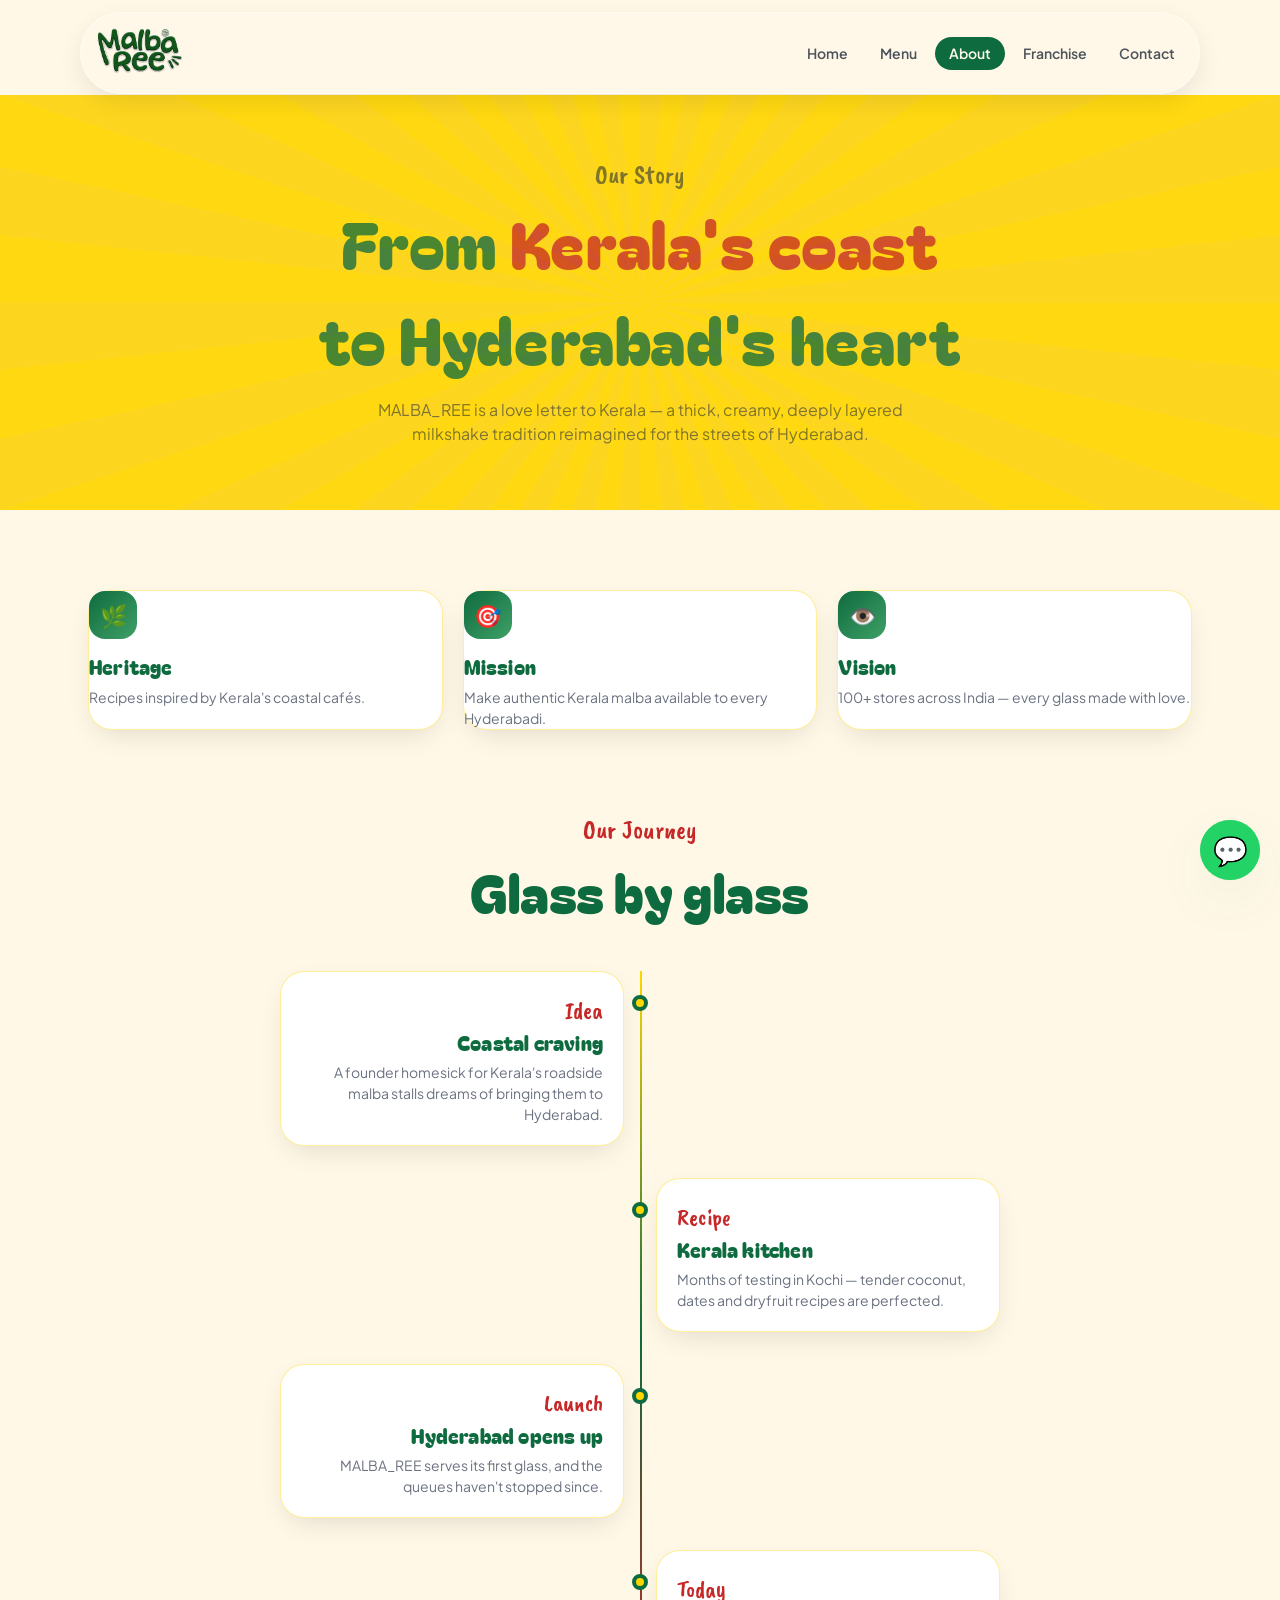
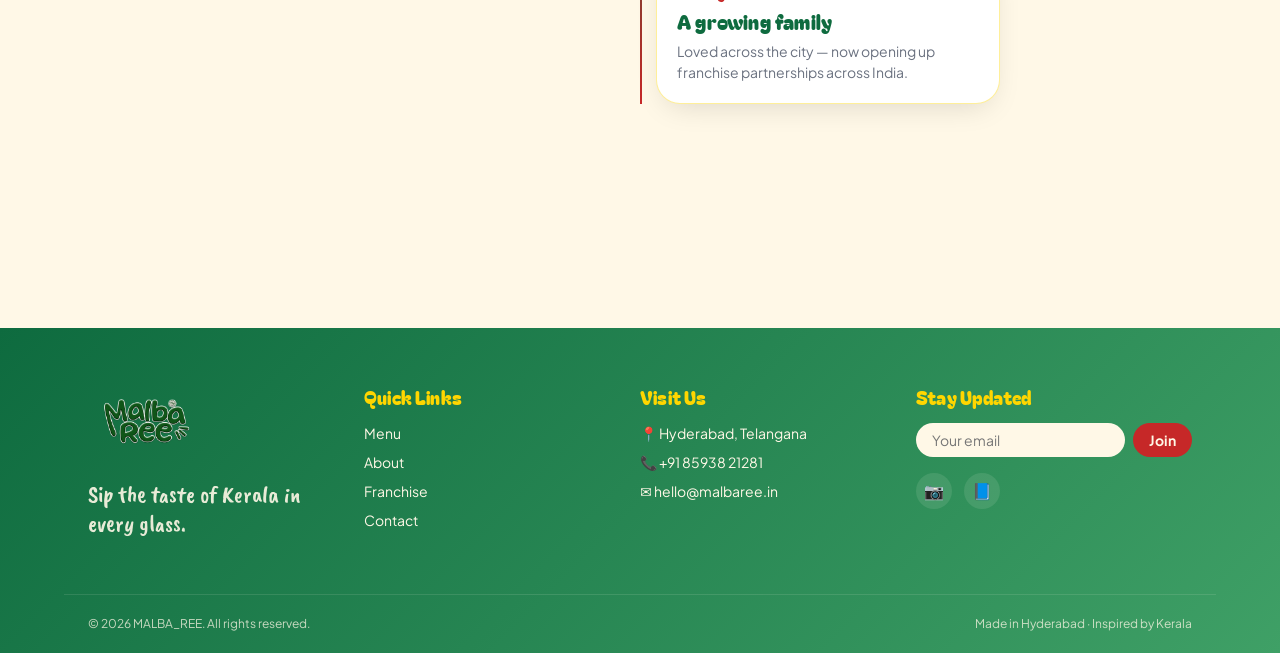
<file: about.html>
<!doctype html>
<html lang="en">
<head>
<meta charset="utf-8"/>
<meta name="viewport" content="width=device-width,initial-scale=1"/>
<title>About — MALBA_REE | Kerala Heritage, Hyderabad Roots</title>
<meta name="description" content="The story behind MALBA_REE — Kerala flavours, modern hospitality, and a mission to serve Hyderabad the most authentic malba experience."/>
<link rel="preconnect" href="https://fonts.googleapis.com">
<link rel="preconnect" href="https://fonts.gstatic.com" crossorigin>
<link rel="stylesheet" href="https://fonts.googleapis.com/css2?family=Bagel+Fat+One&family=Caveat+Brush&family=Plus+Jakarta+Sans:wght@400;500;600;700;800&display=swap">
<link rel="stylesheet" href="style.css">
</head>
<body>
<div id="siteHeader"></div>

<section class="hero-sub">
  <div class="hero-bg"></div>
  <div class="sunburst"></div>
  <div class="container-sm" style="position:relative">
    <p class="eyebrow">Our Story</p>
    <h1>From <span class="text-brand-red">Kerala's coast</span><br> to Hyderabad's heart</h1>
    <p>MALBA_REE is a love letter to Kerala — a thick, creamy, deeply layered milkshake tradition reimagined for the streets of Hyderabad.</p>
  </div>
</section>

<section class="section">
  <div class="container">
    <div class="grid grid-3">
      <div class="card reveal"><div class="card-icon">🌿</div><h3>Heritage</h3><p>Recipes inspired by Kerala's coastal cafés.</p></div>
      <div class="card reveal"><div class="card-icon">🎯</div><h3>Mission</h3><p>Make authentic Kerala malba available to every Hyderabadi.</p></div>
      <div class="card reveal"><div class="card-icon">👁️</div><h3>Vision</h3><p>100+ stores across India — every glass made with love.</p></div>
    </div>
  </div>
</section>

<section style="padding-bottom:96px">
  <div class="container-sm">
    <div class="text-center">
      <p class="eyebrow">Our Journey</p>
      <h2 class="section-title">Glass by glass</h2>
    </div>
    <div class="timeline">
      <div class="tl-item"><div class="tl-dot"></div><div class="tl-card reveal"><div class="year">Idea</div><h3>Coastal craving</h3><p>A founder homesick for Kerala's roadside malba stalls dreams of bringing them to Hyderabad.</p></div></div>
      <div class="tl-item"><div class="tl-dot"></div><div class="tl-card reveal"><div class="year">Recipe</div><h3>Kerala kitchen</h3><p>Months of testing in Kochi — tender coconut, dates and dryfruit recipes are perfected.</p></div></div>
      <div class="tl-item"><div class="tl-dot"></div><div class="tl-card reveal"><div class="year">Launch</div><h3>Hyderabad opens up</h3><p>MALBA_REE serves its first glass, and the queues haven't stopped since.</p></div></div>
      <div class="tl-item"><div class="tl-dot"></div><div class="tl-card reveal"><div class="year">Today</div><h3>A growing family</h3><p>Loved across the city — now opening up franchise partnerships across India.</p></div></div>
    </div>
  </div>
</section>

<div id="siteFooter"></div>
<script src="script.js"></script>
</body>
</html>
</file>
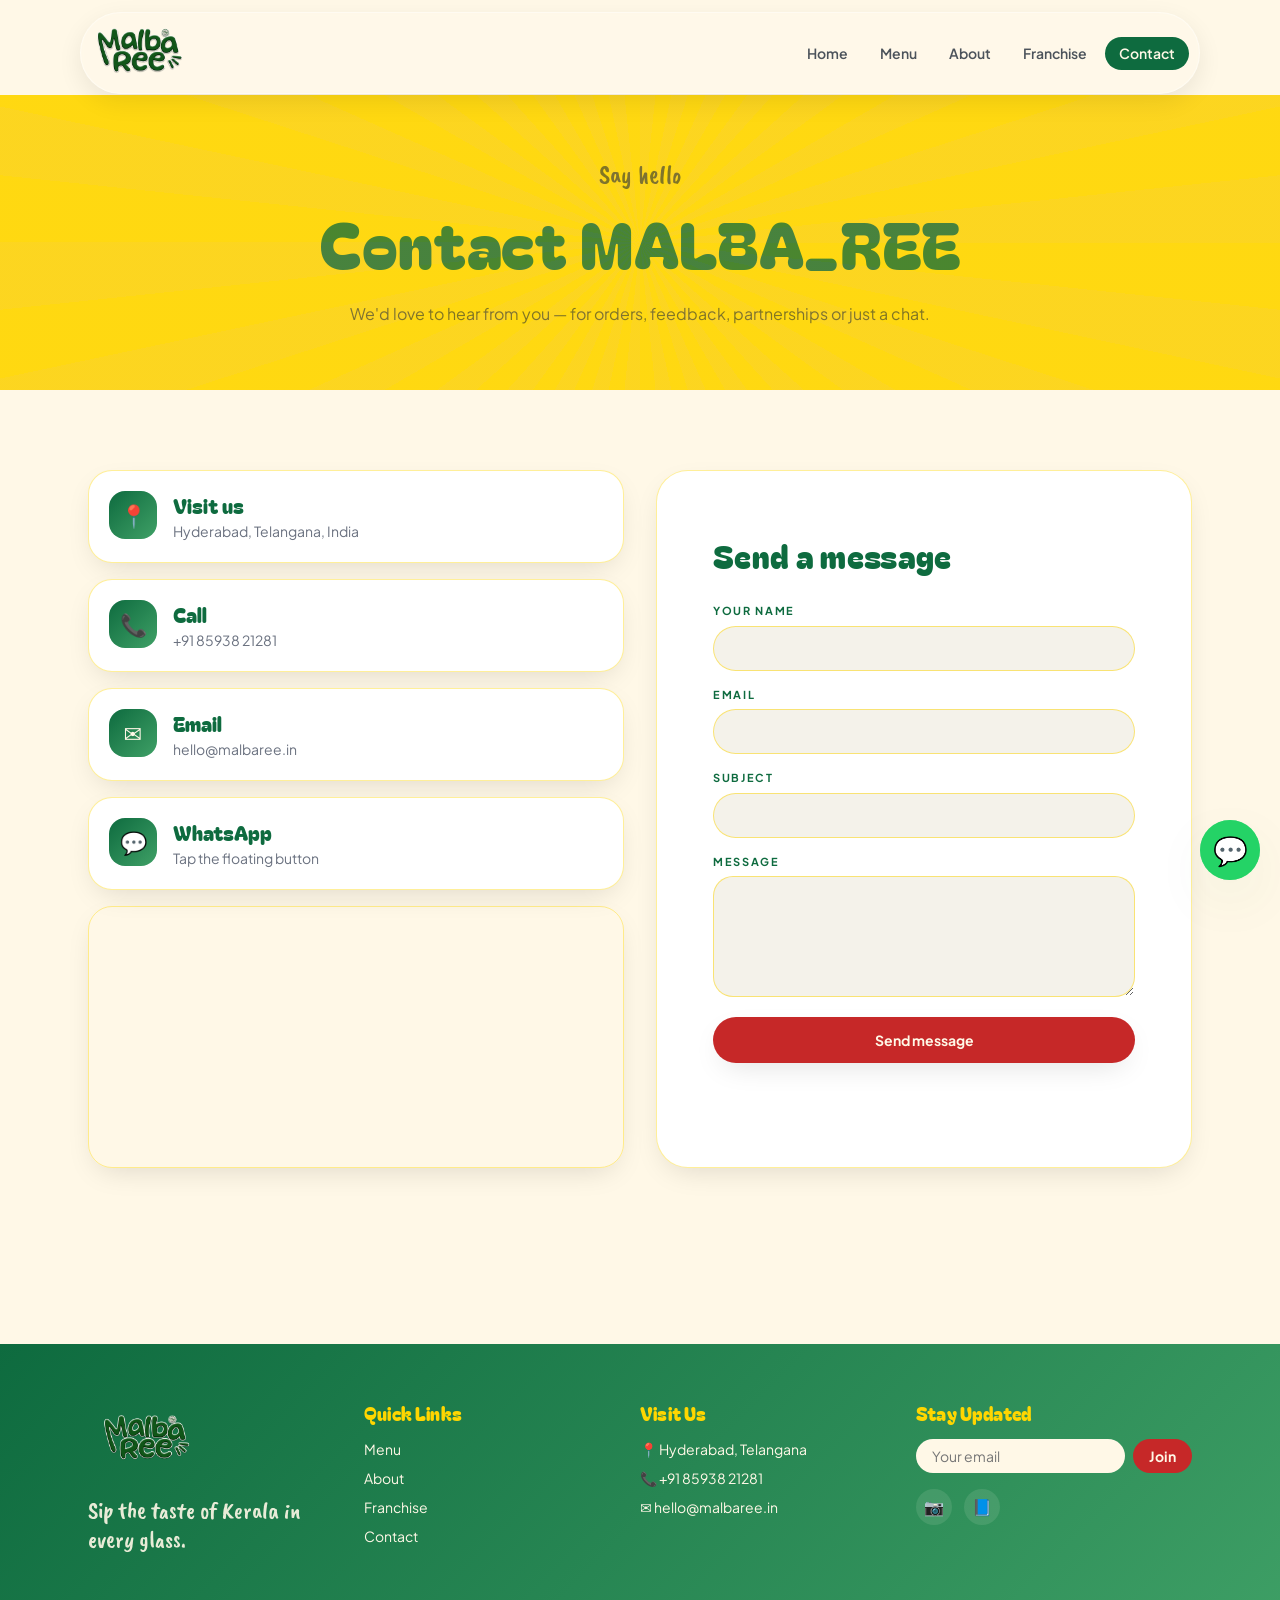
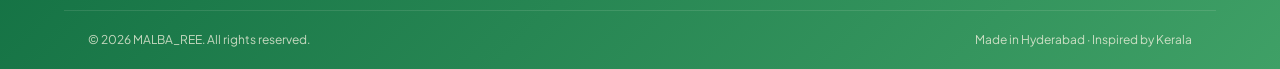
<file: contact.html>
<!doctype html>
<html lang="en">
<head>
<meta charset="utf-8"/>
<meta name="viewport" content="width=device-width,initial-scale=1"/>
<title>Contact — MALBA_REE | Hyderabad</title>
<meta name="description" content="Visit, call or message MALBA_REE in Hyderabad. We'd love to hear from you."/>
<link rel="preconnect" href="https://fonts.googleapis.com">
<link rel="preconnect" href="https://fonts.gstatic.com" crossorigin>
<link rel="stylesheet" href="https://fonts.googleapis.com/css2?family=Bagel+Fat+One&family=Caveat+Brush&family=Plus+Jakarta+Sans:wght@400;500;600;700;800&display=swap">
<link rel="stylesheet" href="style.css">
</head>
<body>
<div id="siteHeader"></div>

<section class="hero-sub">
  <div class="hero-bg"></div>
  <div class="sunburst"></div>
  <div class="container-sm" style="position:relative">
    <p class="eyebrow">Say hello</p>
    <h1>Contact MALBA_REE</h1>
    <p>We'd love to hear from you — for orders, feedback, partnerships or just a chat.</p>
  </div>
</section>

<section class="section">
  <div class="container contact-grid">
    <div>
      <div class="contact-card"><div class="card-icon">📍</div><div><div class="t">Visit us</div><div class="d">Hyderabad, Telangana, India</div></div></div>
      <div class="contact-card"><div class="card-icon">📞</div><div><div class="t">Call</div><div class="d">+91 85938 21281</div></div></div>
      <div class="contact-card"><div class="card-icon">✉️</div><div><div class="t">Email</div><div class="d">hello@malbaree.in</div></div></div>
      <div class="contact-card"><div class="card-icon">💬</div><div><div class="t">WhatsApp</div><div class="d">Tap the floating button</div></div></div>
      <div class="map-wrap"><iframe title="MALBA_REE Hyderabad" src="https://www.google.com/maps/embed?pb=!1m18!1m12!1m3!1d3806.3812481175887!2d78.35521207316162!3d17.441457283454934!2m3!1f0!2f0!3f0!3m2!1i1024!2i768!4f13.1!3m3!1m2!1s0x3bcb930bb6e4f9db%3A0xa1e6a605c691874e!2sMalbaree!5e0!3m2!1sen!2sin!4v1784031341325!5m2!1sen!2sin" width="600" height="450" style="border:0;" allowfullscreen="" loading="lazy" referrerpolicy="strict-origin-when-cross-origin" loading="lazy"></iframe></div>
    </div>

    <form class="form-inner" style="border:1px solid rgba(255,214,0,.4);box-shadow:var(--shadow-soft);border-radius:32px" data-toast="Thanks! We'll reply soon.">
      <h2 class="section-title" style="font-size:32px;margin-bottom:24px">Send a message</h2>
      <div class="field" style="margin-bottom:16px"><label>Your name</label><input name="name" required></div>
      <div class="field" style="margin-bottom:16px"><label>Email</label><input name="email" type="email" required></div>
      <div class="field" style="margin-bottom:16px"><label>Subject</label><input name="subject" required></div>
      <div class="field" style="margin-bottom:20px"><label>Message</label><textarea name="message" rows="5" required></textarea></div>
      <button class="btn btn-red" type="submit" style="width:100%;justify-content:center;padding:14px">Send message</button>
    </form>
  </div>
</section>

<div id="siteFooter"></div>
<script src="script.js"></script>
</body>
</html>
</file>
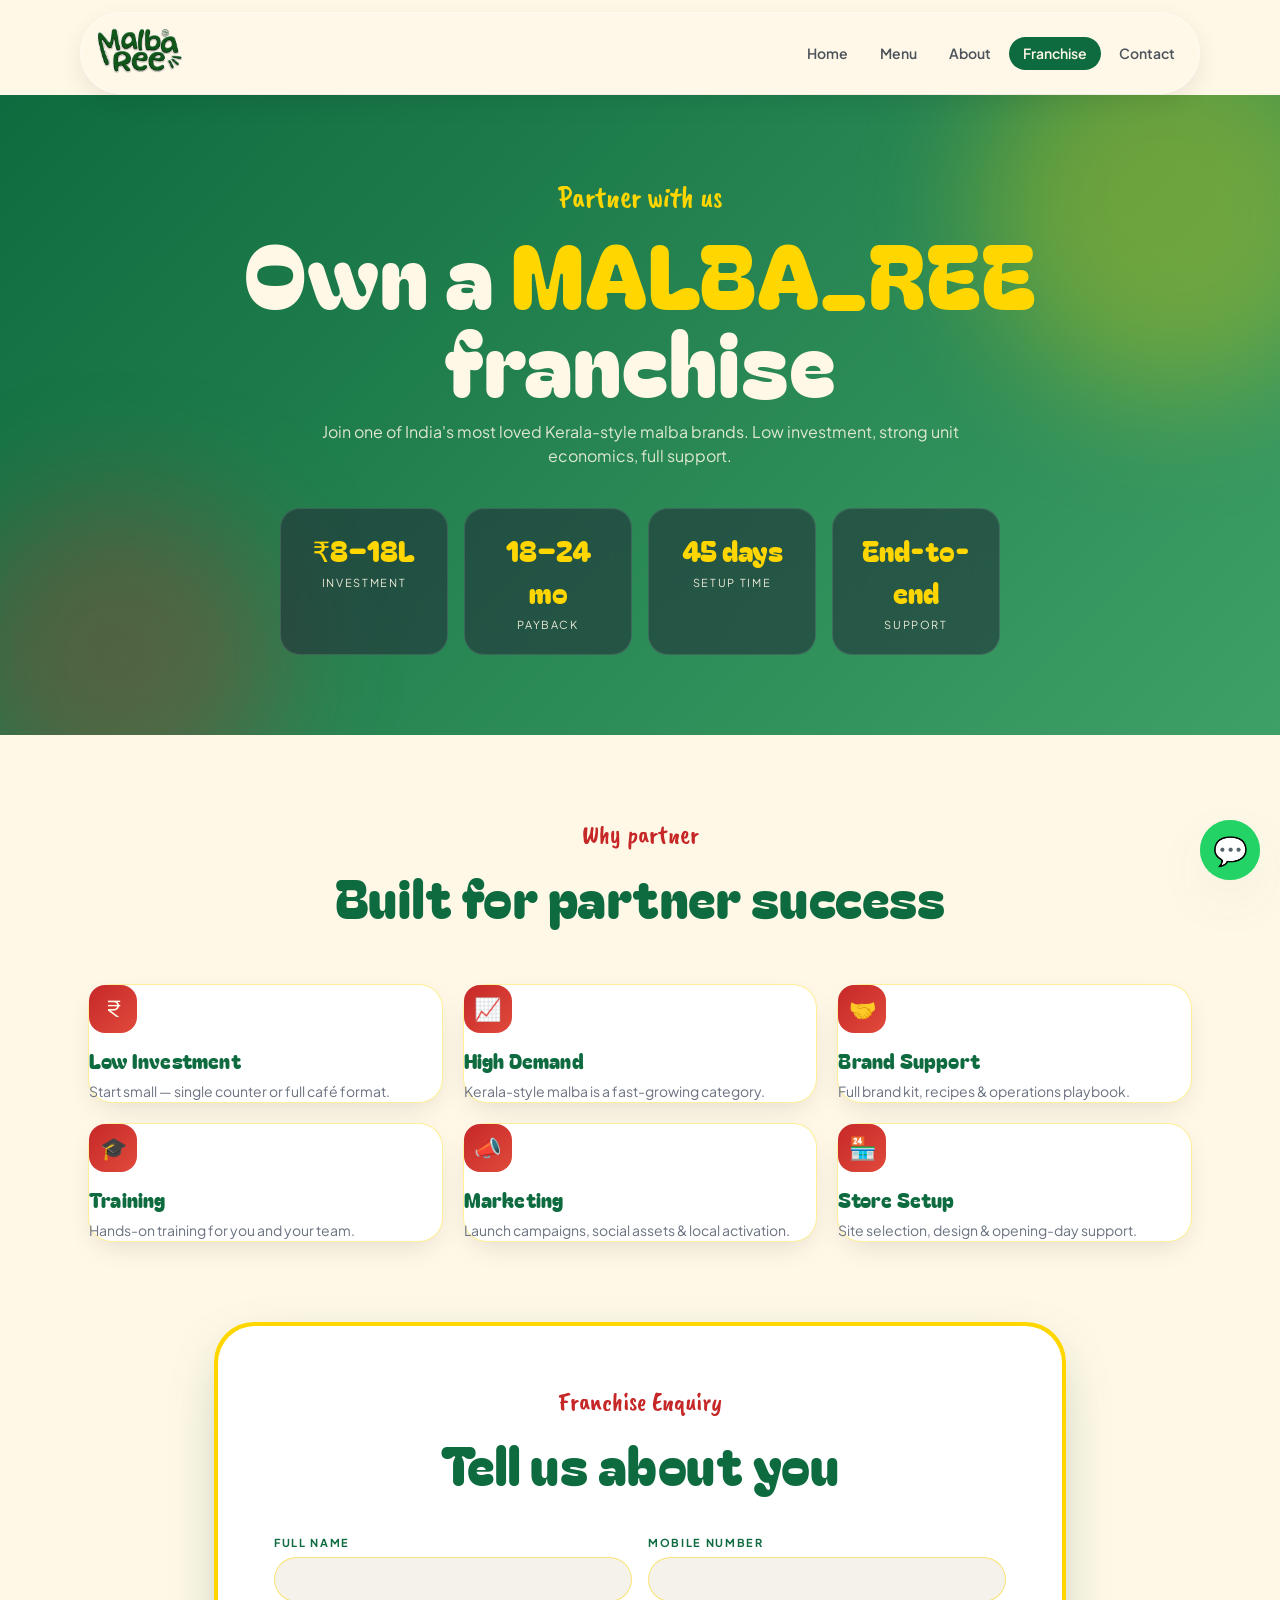
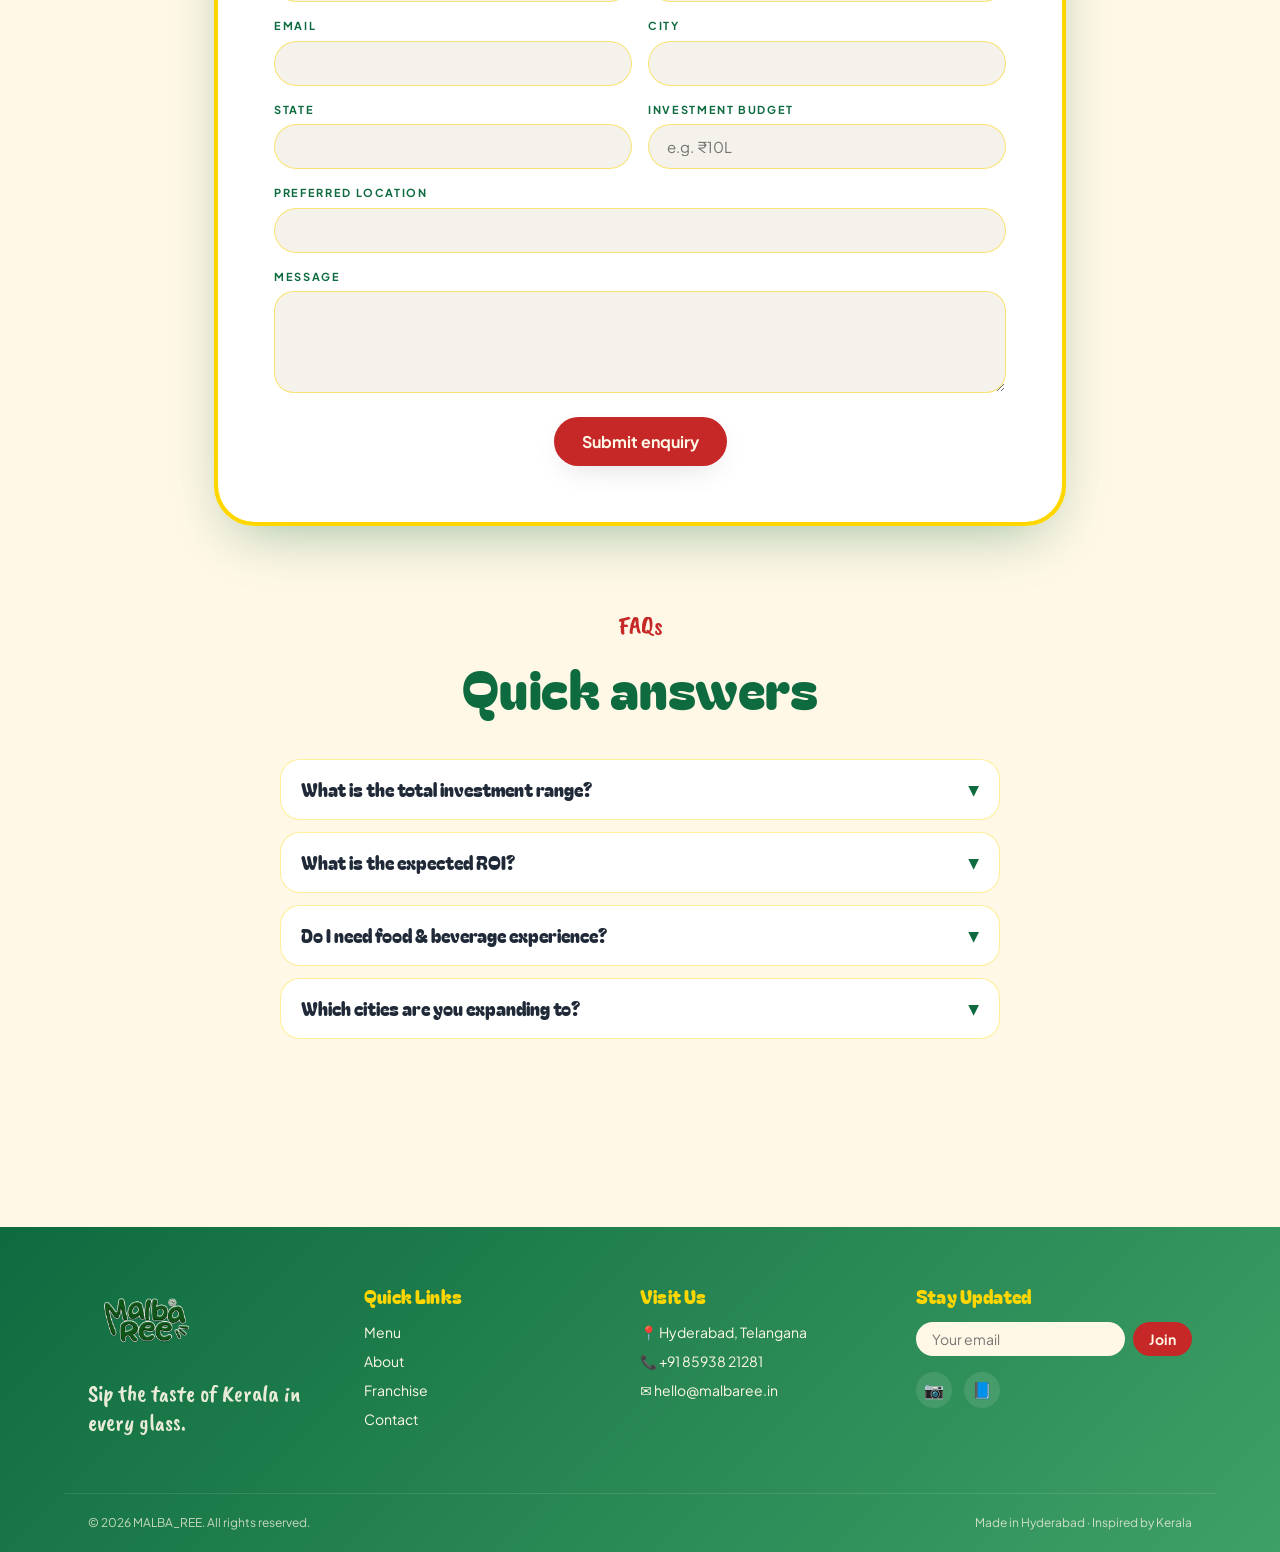
<file: franchise.html>
<!doctype html>
<html lang="en">
<head>
<meta charset="utf-8"/>
<meta name="viewport" content="width=device-width,initial-scale=1"/>
<title>Franchise — Own a MALBA_REE | Kerala Malba Franchise</title>
<meta name="description" content="Start your own MALBA_REE franchise. Low investment, high demand, full training, marketing and store-setup support. Enquire now."/>
<link rel="preconnect" href="https://fonts.googleapis.com">
<link rel="preconnect" href="https://fonts.gstatic.com" crossorigin>
<link rel="stylesheet" href="https://fonts.googleapis.com/css2?family=Bagel+Fat+One&family=Caveat+Brush&family=Plus+Jakarta+Sans:wght@400;500;600;700;800&display=swap">
<link rel="stylesheet" href="style.css">
</head>
<body>
<div id="siteHeader"></div>

<section class="franchise-hero">
  <div class="blob" style="width:380px;height:380px;background:rgba(255,214,0,.3);top:-80px;right:-80px"></div>
  <div class="blob" style="width:320px;height:320px;background:rgba(198,40,40,.3);bottom:-80px;left:-40px"></div>
  <div class="container" style="position:relative">
    <p class="eyebrow">Partner with us</p>
    <h1>Own a <span>MALBA_REE</span> franchise</h1>
    <p style="margin-top:16px;max-width:640px;margin-left:auto;margin-right:auto;opacity:.85">Join one of India's most loved Kerala-style malba brands. Low investment, strong unit economics, full support.</p>
    <div class="stat-grid">
      <div class="stat"><div class="v">₹8–18L</div><div class="k">Investment</div></div>
      <div class="stat"><div class="v">18–24 mo</div><div class="k">Payback</div></div>
      <div class="stat"><div class="v">45 days</div><div class="k">Setup time</div></div>
      <div class="stat"><div class="v">End-to-end</div><div class="k">Support</div></div>
    </div>
  </div>
</section>

<section class="section">
  <div class="container">
    <div class="text-center">
      <p class="eyebrow">Why partner</p>
      <h2 class="section-title">Built for partner success</h2>
    </div>
    <div class="grid grid-3" style="margin-top:48px">
      <div class="card reveal"><div class="card-icon ember">₹</div><h3>Low Investment</h3><p>Start small — single counter or full café format.</p></div>
      <div class="card reveal"><div class="card-icon ember">📈</div><h3>High Demand</h3><p>Kerala-style malba is a fast-growing category.</p></div>
      <div class="card reveal"><div class="card-icon ember">🤝</div><h3>Brand Support</h3><p>Full brand kit, recipes & operations playbook.</p></div>
      <div class="card reveal"><div class="card-icon ember">🎓</div><h3>Training</h3><p>Hands-on training for you and your team.</p></div>
      <div class="card reveal"><div class="card-icon ember">📣</div><h3>Marketing</h3><p>Launch campaigns, social assets & local activation.</p></div>
      <div class="card reveal"><div class="card-icon ember">🏪</div><h3>Store Setup</h3><p>Site selection, design & opening-day support.</p></div>
    </div>
  </div>
</section>

<section class="section" style="padding-top:0">
  <div class="container form-wrap">
    <div class="form-frame">
      <div class="form-inner">
        <div class="text-center mb-8">
          <p class="eyebrow">Franchise Enquiry</p>
          <h2 class="section-title">Tell us about you</h2>
        </div>
        <form class="form-grid" data-toast="Thanks! We'll be in touch within 24 hours.">
          <div class="field"><label>Full name</label><input name="name" required></div>
          <div class="field"><label>Mobile number</label><input name="mobile" type="tel" required></div>
          <div class="field"><label>Email</label><input name="email" type="email" required></div>
          <div class="field"><label>City</label><input name="city" required></div>
          <div class="field"><label>State</label><input name="state" required></div>
          <div class="field"><label>Investment budget</label><input name="budget" placeholder="e.g. ₹10L"></div>
          <div class="field full"><label>Preferred location</label><input name="location"></div>
          <div class="field full"><label>Message</label><textarea name="message" rows="4"></textarea></div>
          <div class="form-submit"><button class="btn btn-red btn-lg" type="submit">Submit enquiry</button></div>
        </form>
      </div>
    </div>
  </div>
</section>

<section class="section" style="padding-top:0">
  <div class="container-sm">
    <div class="text-center mb-8">
      <p class="eyebrow">FAQs</p>
      <h2 class="section-title">Quick answers</h2>
    </div>
    <div class="faq"><button class="faq-q">What is the total investment range? <span class="chev">▼</span></button><div class="faq-a"><p>Typically ₹8–18 lakhs depending on city, location and store format. We share full economics during the enquiry call.</p></div></div>
    <div class="faq"><button class="faq-q">What is the expected ROI? <span class="chev">▼</span></button><div class="faq-a"><p>Most partners target 18–24 months payback. Actual results depend on location and execution.</p></div></div>
    <div class="faq"><button class="faq-q">Do I need food & beverage experience? <span class="chev">▼</span></button><div class="faq-a"><p>No prior F&B experience is required. We train you end-to-end before launch.</p></div></div>
    <div class="faq"><button class="faq-q">Which cities are you expanding to? <span class="chev">▼</span></button><div class="faq-a"><p>Telangana, Andhra Pradesh, Karnataka and Tamil Nadu first — then pan-India.</p></div></div>
  </div>
</section>

<div id="siteFooter"></div>
<script src="script.js"></script>
</body>
</html>
</file>
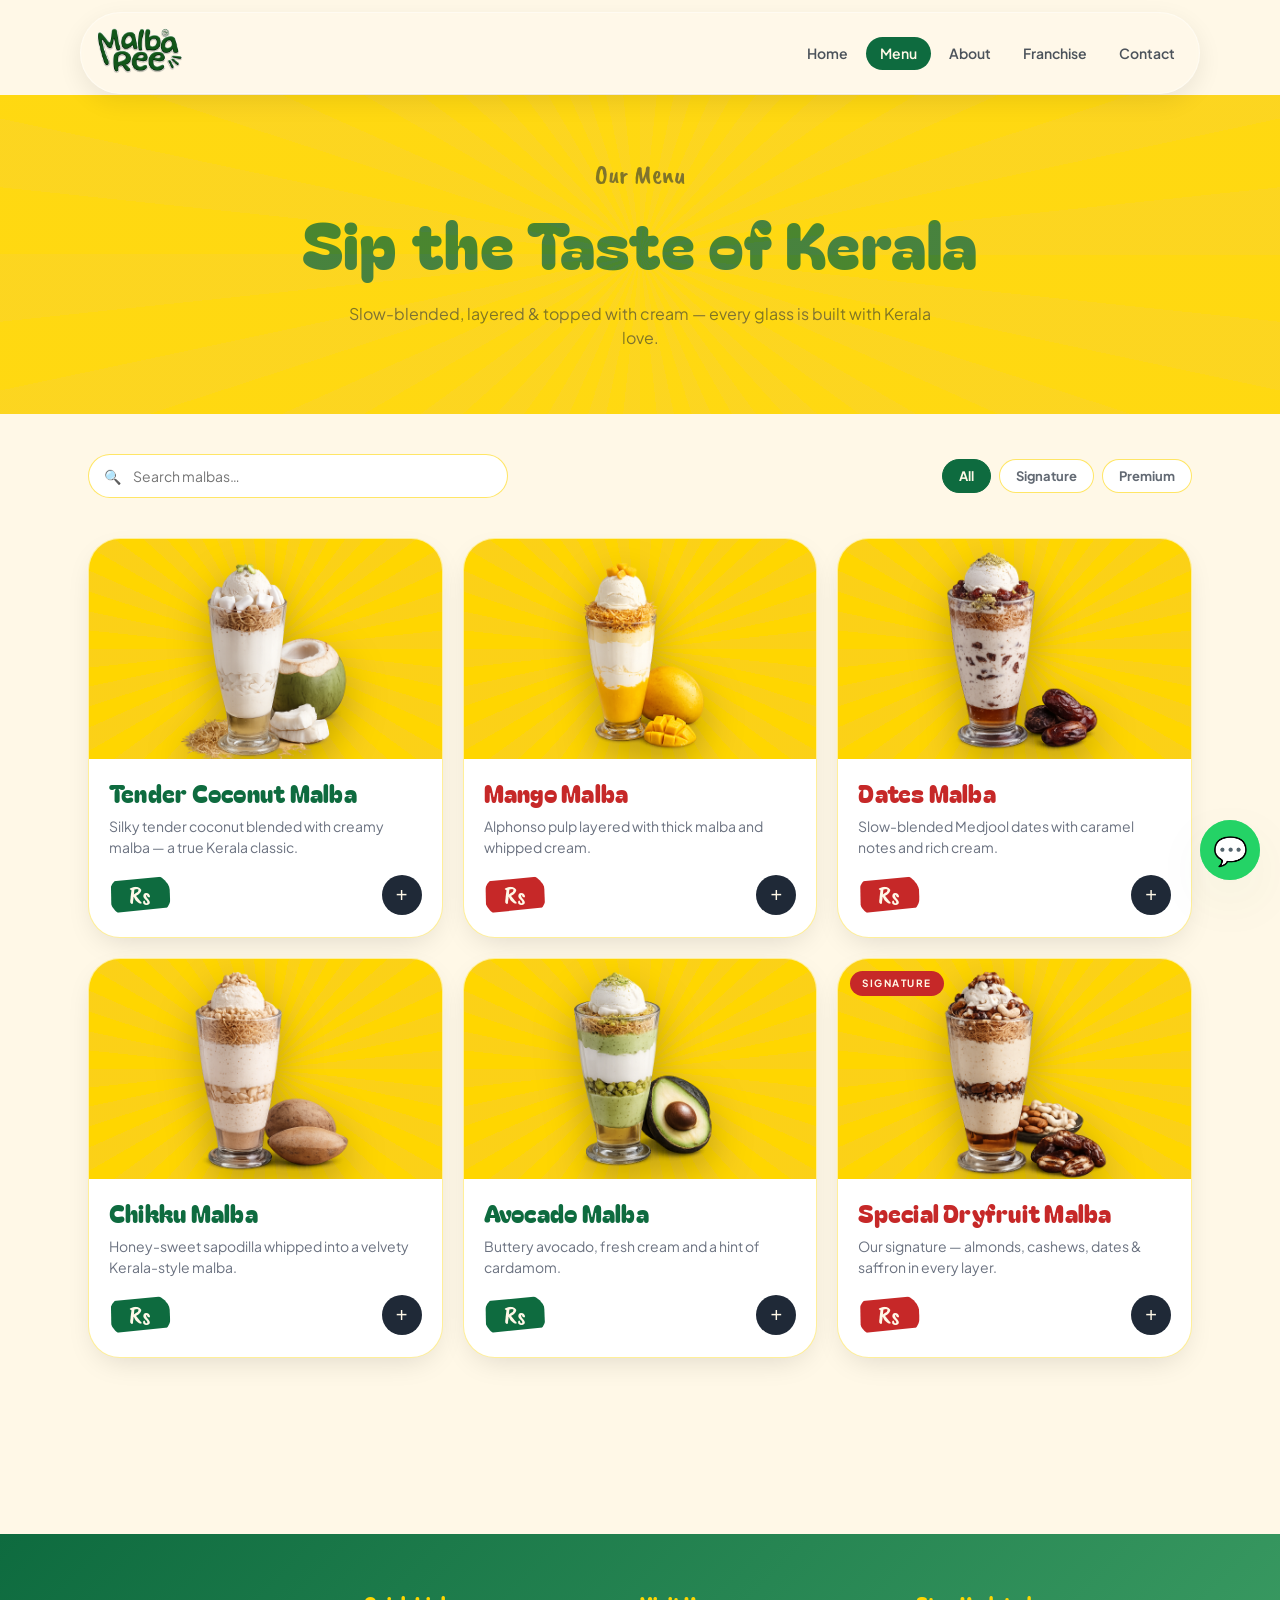
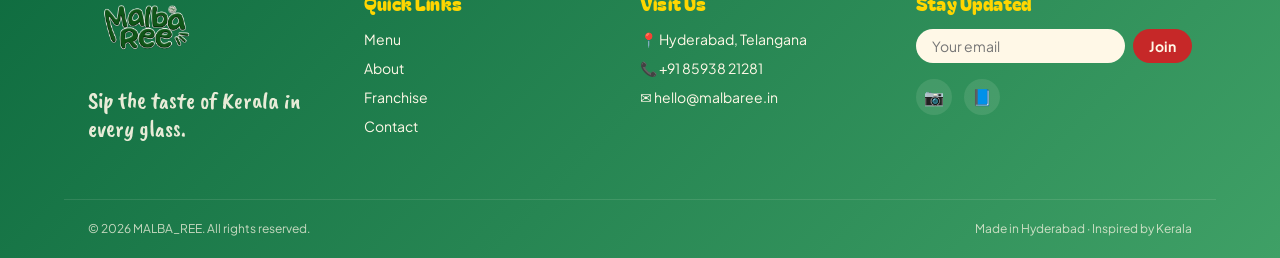
<file: menu.html>
<!doctype html>
<html lang="en">
<head>
<meta charset="utf-8"/>
<meta name="viewport" content="width=device-width,initial-scale=1"/>
<title>Menu — MALBA_REE | Kerala Malba & Thick Milkshakes</title>
<meta name="description" content="Explore signature Kerala-style malbas: Tender Coconut, Mango, Dates, Chikku, Avocado and our Special Dryfruit Malba."/>
<link rel="preconnect" href="https://fonts.googleapis.com">
<link rel="preconnect" href="https://fonts.gstatic.com" crossorigin>
<link rel="stylesheet" href="https://fonts.googleapis.com/css2?family=Bagel+Fat+One&family=Caveat+Brush&family=Plus+Jakarta+Sans:wght@400;500;600;700;800&display=swap">
<link rel="stylesheet" href="style.css">
</head>
<body>
<div id="siteHeader"></div>

<section class="hero-sub">
  <div class="hero-bg"></div>
  <div class="sunburst"></div>
  <div class="container-sm" style="position:relative">
    <p class="eyebrow">Our Menu</p>
    <h1>Sip the Taste of Kerala</h1>
    <p>Slow-blended, layered & topped with cream — every glass is built with Kerala love.</p>
  </div>
</section>

<section class="section" style="padding-top:40px">
  <div class="container">
    <div class="tools">
      <div class="search"><input type="text" id="menuSearch" placeholder="Search malbas…"></div>
      <div class="filters">
        <button class="filter-btn active" data-filter="all">all</button>
        <button class="filter-btn" data-filter="signature">signature</button>
        <button class="filter-btn" data-filter="premium">premium</button>
      </div>
    </div>

    <div class="grid grid-3" style="margin-top:40px">
      <div class="malba-card reveal"><div class="malba-img"><div class="sunburst"></div><div class="malba-emoji"><img src="./images/coconutb.png" alt=""></div></div><div class="malba-body"><h3 class="green">Tender Coconut Malba</h3><p>Silky tender coconut blended with creamy malba — a true Kerala classic.</p><div class="malba-foot"><span class="price">Rs</span><button class="add-btn" data-add="Tender Coconut Malba">+</button></div></div></div>
      <div class="malba-card reveal"><div class="malba-img"><div class="sunburst"></div><div class="malba-emoji"><img src="./images/mangob.png" alt=""></div></div><div class="malba-body"><h3 class="red">Mango Malba</h3><p>Alphonso pulp layered with thick malba and whipped cream.</p><div class="malba-foot"><span class="price red">Rs</span><button class="add-btn" data-add="Mango Malba">+</button></div></div></div>
      <div class="malba-card reveal"><div class="malba-img"><div class="sunburst"></div><div class="malba-emoji"><img src="./images/datesb.png" alt=""></div></div><div class="malba-body"><h3 class="red">Dates Malba</h3><p>Slow-blended Medjool dates with caramel notes and rich cream.</p><div class="malba-foot"><span class="price red">Rs</span><button class="add-btn" data-add="Dates Malba">+</button></div></div></div>
      <div class="malba-card reveal"><div class="malba-img"><div class="sunburst"></div><div class="malba-emoji"><img src="./images/chikkub.png" alt=""></div></div><div class="malba-body"><h3 class="green">Chikku Malba</h3><p>Honey-sweet sapodilla whipped into a velvety Kerala-style malba.</p><div class="malba-foot"><span class="price">Rs</span><button class="add-btn" data-add="Chikku Malba">+</button></div></div></div>
      <div class="malba-card reveal"><div class="malba-img"><div class="sunburst"></div><div class="malba-emoji"><img src="./images/avocadob.png" alt=""></div></div><div class="malba-body"><h3 class="green">Avocado Malba</h3><p>Buttery avocado, fresh cream and a hint of cardamom.</p><div class="malba-foot"><span class="price">Rs</span><button class="add-btn" data-add="Avocado Malba">+</button></div></div></div>
      <div class="malba-card reveal"><div class="malba-img"><span class="badge">Signature</span><div class="sunburst"></div><div class="malba-emoji"><img src="./images/dryb.png" alt=""></div></div><div class="malba-body"><h3 class="red">Special Dryfruit Malba</h3><p>Our signature — almonds, cashews, dates & saffron in every layer.</p><div class="malba-foot"><span class="price red">Rs</span><button class="add-btn" data-add="Special Dryfruit Malba">+</button></div></div></div>
    </div>
    <p id="menuEmpty" class="text-center text-muted" style="display:none;padding:40px 0">No malbas match that search.</p>
  </div>
</section>

<div id="siteFooter"></div>
<script src="script.js"></script>
</body>
</html>
</file>
<file: style.css>
:root{
  --brand-yellow:#FFD600;
  --brand-yellow-2:#FFC400;
  --brand-green:#0E6B3F;
  --brand-green-deep:#0A5230;
  --brand-red:#C62828;
  --brand-cream:#FFF8E7;
  --brand-ink:#1F2937;
  --muted:#6b7280;
  --card:#ffffff;
  --shadow-soft:0 10px 30px -10px rgba(0,0,0,.15);
  --shadow-glow:0 20px 60px -20px rgba(14,107,63,.45);
  --grad-brand:linear-gradient(135deg,#FFD600 0%,#FFD600 100%);
  /* --grad-brand:linear-gradient(135deg,#FFD600 0%,#FFD600 100%); */

  --grad-leaf:linear-gradient(135deg,#0E6B3F 0%,#3fa066 100%);
  --grad-ember:linear-gradient(135deg,#C62828 0%,#e04a3b 100%);
  --font-display:"Bagel Fat One","Fredoka",system-ui,sans-serif;
  --font-script:"Caveat Brush","Caveat",cursive;
  --font-body:"Plus Jakarta Sans","Inter",system-ui,sans-serif;
}


/* Prevent horizontal scroll */
html,
body{
    
    overflow-x:hidden;
}

/* ================= HEADER ================= */

.site-header{
    position:fixed;
    top:0;
    left:0;
    width:100%;
    z-index:9999;
    padding-top:12px;
    transition:all .35s ease;
}

.header-container{
    max-width:1152px;
    margin:0 auto;
    padding:0 16px;
}

.header-bar{
    display:flex;
    justify-content:space-between;
    align-items:center;
    padding-right: 10px;
    background: rgba(255, 255, 255, 0.119);
    backdrop-filter:blur(2px);
    -webkit-backdrop-filter:blur(15px);

    border:1px solid rgba(255,255,255,.4);
    border-radius:999px;

    box-shadow:0 8px 25px rgba(0,0,0,.08);
}

.logo-img{
    width:120px;
    height:auto;
}

.nav{
    display:none;
    gap:8px;
}

.nav a{
    padding:8px 18px;
    border-radius:999px;
    color:#333;
    font-weight:600;
    transition:.3s;
}

.nav a:hover{
    background:#FFD600;
    color:#0B6B3F;
}

.nav a.active{
    background:#0B6B3F;
    color:#fff;
}

.menu-toggle{
    width:42px;
    height:42px;
    border:none;
    border-radius:50%;
    background:#0B6B3F;
    color:#fff;
    cursor:pointer;
    display:grid;
    place-items:center;
    font-size:20px;
}

.mobile-nav{
    display:none;
    flex-direction:column;
    margin-top:10px;
    background:#fff;
    border-radius:20px;
    overflow:hidden;
    box-shadow:0 8px 20px rgba(0,0,0,.08);
}

.mobile-nav.active{
    display:flex;
}

.mobile-nav a{
    padding:15px 20px;
}

@media(min-width:768px){

    .nav{
        display:flex;
    }

    .menu-toggle{
        display:none;
    }

    .btn-order-nav{
        display:inline-flex;
    }

    .mobile-nav{
        display:none!important;
    }

}

body{
    padding-top:95px;
}

.hero-visual{
    position: relative;
    display: flex;
    justify-content: center;
    align-items: center;
}

.video-wrapper{
    position: relative;
    width: 100%;
    height: 370px;
    border-radius: 30px;
    overflow: hidden;
}

.hero-video{
    width: 100%;
    height: 100%;
    object-fit: cover;
    display: block;
}



.video-wrapper::before{
    content: "";
    position: absolute;
    inset: 0;
    z-index: 2;
    pointer-events: none;

    background:
        linear-gradient(to bottom,
            #FFD600 0%,
            rgba(255,214,0,0) 15%,
            rgba(255,214,0,0) 89%,
            #FFD600 100%),

        linear-gradient(to right,
            #FFD600 0%,
            rgba(255,214,0,0) 10%,
            rgba(255,214,0,0) 88%,
            #FFD600 100%);
}



*{box-sizing:border-box;margin:0;padding:0}
html{scroll-behavior:smooth}
body{font-family:var(--font-body);background:var(--brand-cream);color:var(--brand-ink);-webkit-font-smoothing:antialiased;line-height:1.5}
img{max-width:100%;display:block}
a{color:inherit;text-decoration:none}
h1,h2,h3,h4,.font-display{font-family:var(--font-display);letter-spacing:.01em;font-weight:400}
.font-script{font-family:var(--font-script)}
.container{max-width:1152px;margin:0 auto;padding:0 24px}
.container-sm{max-width:768px;margin:0 auto;padding:0 24px}
.text-center{text-align:center}
.text-brand-red{color:var(--brand-red)}
.text-brand-green{color:var(--brand-green)}
.text-brand-yellow{color:var(--brand-yellow)}
.text-brand-cream{color:var(--brand-cream)}
.text-brand-ink{color:var(--brand-ink)}
.text-muted{color:var(--muted)}

/* Header */
.nav{display:none;gap:4px}
.nav a{padding:6px 14px;border-radius:999px;font-size:14px;font-weight:600;color:rgba(31,41,55,.8);transition:.2s}
.nav a:hover{color:var(--brand-green);background:rgba(255,214,0,.4)}
.nav a.active{background:var(--brand-green);color:var(--brand-cream)}
.btn{display:inline-flex;align-items:center;gap:8px;padding:10px 22px;border-radius:999px;font-weight:700;font-size:14px;border:none;cursor:pointer;transition:.2s;font-family:inherit}
.btn:hover{transform:scale(1.05)}
.btn-red{background:var(--brand-red);color:var(--brand-cream);box-shadow:var(--shadow-soft)}
.btn-ink{background:var(--brand-ink);color:var(--brand-cream)}
.btn-ink:hover{background:var(--brand-green);transform:scale(1.05)}
.btn-yellow{background:var(--brand-yellow);color:var(--brand-green-deep);box-shadow:var(--shadow-soft)}
.btn-glass{background:rgba(255,255,255,.55);backdrop-filter:blur(10px);color:var(--brand-green-deep);border:1px solid rgba(255,255,255,.4)}
.btn-lg{padding:14px 28px;font-size:16px}
.menu-toggle{display:grid;place-items:center;width:38px;height:38px;border-radius:999px;background:var(--brand-green);color:var(--brand-cream);border:none;cursor:pointer}
.mobile-nav{display:none;margin-top:8px;padding:12px;background:rgba(255,255,255,.75);backdrop-filter:blur(14px);border-radius:24px;flex-direction:column;gap:4px;box-shadow:var(--shadow-soft)}
.mobile-nav.open{display:flex}
.mobile-nav a{padding:12px 16px;border-radius:16px;font-weight:600;color:rgba(31,41,55,.8)}
.mobile-nav a.active{background:var(--brand-green);color:var(--brand-cream)}
@media(min-width:768px){
  .nav{display:flex}
  .menu-toggle{display:none}
  .mobile-nav{display:none!important}
  .btn-order-nav{display:inline-flex}
}
.btn-order-nav{display:none}

/* Sections */
section{position:relative}
.hero{position:relative;overflow:hidden}
.hero-bg{position:absolute;inset:0;background:var(--grad-brand)}
.sunburst{z-index:1;position:absolute;inset:0;background-image:repeating-conic-gradient(from 0deg at 50% 50%,#f5c93a 0deg 6deg,#FFD600 6deg 12deg);opacity:.25;animation:spin 40s linear infinite}
@keyframes spin{to{transform:rotate(360deg)}}
.blob{position:absolute;border-radius:50%;filter:blur(60px);pointer-events:none}
.hero-grid{position:relative;display:grid;grid-template-columns:1fr;gap:40px;align-items:center;padding:40px 0 80px}
@media(min-width:768px){.hero-grid{grid-template-columns:1fr 1fr;padding:96px 0}}
.chip{display:inline-flex;align-items:center;gap:8px;background:rgba(255,255,255,.6);backdrop-filter:blur(10px);border:1px solid rgba(255,255,255,.5);border-radius:999px;padding:6px 16px;font-size:11px;font-weight:700;letter-spacing:.15em;text-transform:uppercase;color:var(--brand-green-deep)}
.hero h1{font-size:clamp(40px,7vw,80px);line-height:.95;margin-top:16px}
.hero .tagline{margin-top:20px;font-family:var(--font-script);font-size:26px;color:var(--brand-green-deep)}
.cta-row{margin-top:32px;display:flex;flex-wrap:wrap;gap:12px}
.hero-visual{position:relative;display:grid;place-items:center;min-height:320px}
.hero-glass{position:relative;z-index:2;width:min(340px,80%);aspect-ratio:1;border-radius:32px;background:linear-gradient(160deg,#fff9cc 0%,#FFD600 40%,#f2b300 100%);display:grid;place-items:center;box-shadow:0 25px 60px -15px rgba(0,0,0,.35);font-size:180px}
.hero-glow{position:absolute;inset:0;margin:auto;width:280px;height:280px;background:rgba(255,214,0,.6);filter:blur(80px);z-index:1}

/* Section headings */
.eyebrow{font-family:var(--font-script);font-size:26px;color:var(--brand-red)}
.section-title{font-size:clamp(32px,5vw,52px);color:var(--brand-green);margin-top:4px}
.section{padding:80px 0}

/* Feature/benefit cards */
.grid{display:grid;gap:20px}
.grid-2{grid-template-columns:1fr}
.grid-3{grid-template-columns:1fr}
.grid-4{grid-template-columns:1fr 1fr}
.grid-5{grid-template-columns:1fr 1fr}
@media(min-width:640px){.grid-2{grid-template-columns:1fr 1fr}.grid-3{grid-template-columns:1fr 1fr}}
@media(min-width:900px){.grid-3{grid-template-columns:repeat(3,1fr)}.grid-4{grid-template-columns:repeat(4,1fr)}.grid-5{grid-template-columns:repeat(5,1fr)}}
.card{background:var(--card);border-radius:24px;box-shadow:var(--shadow-soft);border:1px solid rgba(255,214,0,.4);transition:.25s}
.card:hover{transform:translateY(-6px)}
.card-icon{width:48px;height:48px;border-radius:16px;background:var(--grad-leaf);color:var(--brand-cream);display:grid;place-items:center;margin-bottom:16px;font-size:22px}
.card-icon.ember{background:var(--grad-ember)}
.card h3{font-size:20px;color:var(--brand-green);line-height:1.2}
.card p{font-size:14px;color:var(--muted);margin-top:8px}

/* Menu / product cards */
.malba-card{background:var(--card);border-radius:32px;overflow:hidden;box-shadow:var(--shadow-soft);border:1px solid rgba(255,214,0,.4);transition:.25s}
.malba-card:hover{transform:translateY(-6px)}
.malba-img{position:relative;height:220px;background:var(--grad-brand);display:grid;place-items:center;overflow:hidden}
.malba-img .sunburst{opacity:.4}
.malba-emoji{position:relative;z-index:2;font-size:130px;filter:drop-shadow(0 15px 20px rgba(0,0,0,.25));transition:.3s}
.malba-card:hover .malba-emoji{transform:scale(1.08) rotate(-3deg)}
.badge{position:absolute;top:12px;left:12px;z-index:3;background:var(--brand-red);color:var(--brand-cream);font-size:10px;font-weight:700;letter-spacing:.15em;text-transform:uppercase;padding:5px 12px;border-radius:999px}
.malba-body{padding:20px}
.malba-body h3{font-size:24px;line-height:1.2}
.malba-body h3.red{color:var(--brand-red)}
.malba-body h3.green{color:var(--brand-green)}
.malba-body p{font-size:14px;color:var(--muted);margin-top:8px;display:-webkit-box;-webkit-line-clamp:2;-webkit-box-orient:vertical;overflow:hidden}
.malba-foot{margin-top:16px;display:flex;justify-content:space-between;align-items:center}
.price{font-family:var(--font-script);font-size:26px;color:var(--brand-cream);padding:2px 20px;border-radius:999px;background:var(--brand-green);clip-path:polygon(3% 18%,97% 5%,99% 78%,4% 92%)}
.price.red{background:var(--brand-red)}
.add-btn{width:40px;height:40px;border-radius:999px;background:var(--brand-ink);color:var(--brand-cream);border:none;cursor:pointer;display:grid;place-items:center;transition:.2s;font-size:20px}
.add-btn:hover{background:var(--brand-green)}

/* Reviews */
.review{background:var(--card);border:1px solid rgba(255,214,0,.5);border-radius:24px;padding:24px;box-shadow:var(--shadow-soft)}
.stars{color:var(--brand-yellow);font-size:20px}
.review p{margin-top:12px;font-style:italic;color:rgba(31,41,55,.85)}
.review footer{margin-top:16px;font-family:var(--font-display);color:var(--brand-green)}

/* CTA banner */
.cta-banner{position:relative;overflow:hidden;border-radius:40px;padding:64px 40px;background:var(--grad-leaf);color:var(--brand-cream);box-shadow:var(--shadow-glow)}
.cta-banner .blob{filter:blur(70px)}
.cta-inner{position:relative;display:grid;grid-template-columns:1fr;gap:32px;align-items:center}
@media(min-width:768px){.cta-inner{grid-template-columns:1fr auto}}
.cta-inner h2{font-size:clamp(28px,4vw,48px);line-height:1.1;margin-top:8px}

/* Menu page search */
.tools{display:flex;flex-direction:column;gap:12px}
@media(min-width:768px){.tools{flex-direction:row;justify-content:space-between;align-items:center}}
.search{position:relative;flex:1;max-width:420px}
.search input{width:100%;padding:12px 16px 12px 44px;border-radius:999px;background:var(--card);border:1px solid rgba(255,214,0,.6);font-size:14px;font-family:inherit;outline:none;transition:.2s}
.search input:focus{border-color:var(--brand-green);box-shadow:0 0 0 2px rgba(14,107,63,.2)}
.search::before{content:"🔍";position:absolute;left:16px;top:50%;transform:translateY(-50%);font-size:14px}
.filters{display:flex;gap:8px}
.filter-btn{padding:8px 16px;border-radius:999px;font-size:13px;font-weight:700;text-transform:capitalize;background:var(--card);color:rgba(31,41,55,.7);border:1px solid rgba(255,214,0,.6);cursor:pointer;font-family:inherit;transition:.2s}
.filter-btn:hover{background:rgba(255,214,0,.4)}
.filter-btn.active{background:var(--brand-green);color:var(--brand-cream);border-color:var(--brand-green)}

/* About timeline */
.timeline{position:relative;margin-top:40px}
.timeline::before{content:"";position:absolute;left:16px;top:0;bottom:0;width:2px;background:linear-gradient(to bottom,var(--brand-yellow),var(--brand-green),var(--brand-red))}
@media(min-width:768px){.timeline::before{left:50%}}
.tl-item{position:relative;padding-left:48px;margin-bottom:32px}
@media(min-width:768px){.tl-item{padding-left:0;display:grid;grid-template-columns:1fr 1fr;gap:32px}
.tl-item:nth-child(even) .tl-card{grid-column:2}
.tl-item:nth-child(odd) .tl-card{grid-column:1;text-align:right}}
.tl-dot{position:absolute;left:16px;top:24px;transform:translate(-50%,0);width:16px;height:16px;border-radius:50%;background:var(--brand-yellow);border:4px solid var(--brand-green);z-index:2}
@media(min-width:768px){.tl-dot{left:50%}}
.tl-card{background:var(--card);border:1px solid rgba(255,214,0,.4);border-radius:24px;padding:20px;box-shadow:var(--shadow-soft)}
.tl-card .year{font-family:var(--font-script);font-size:24px;color:var(--brand-red)}
.tl-card h3{font-size:20px;color:var(--brand-green)}
.tl-card p{font-size:14px;color:var(--muted);margin-top:4px}

/* Franchise hero */
.franchise-hero{background:var(--grad-leaf);color:var(--brand-cream);text-align:center;padding:80px 24px;position:relative;overflow:hidden}
.franchise-hero .eyebrow{color:var(--brand-yellow);font-size:30px}
.franchise-hero h1{font-size:clamp(40px,7vw,88px);line-height:1;margin-top:8px}
.franchise-hero h1 span{color:var(--brand-yellow)}
.stat-grid{display:grid;grid-template-columns:repeat(2,1fr);gap:16px;max-width:720px;margin:40px auto 0}
@media(min-width:768px){.stat-grid{grid-template-columns:repeat(4,1fr)}}
.stat{background:rgba(31,41,55,.55);backdrop-filter:blur(14px);border:1px solid rgba(255,255,255,.12);border-radius:20px;padding:20px}
.stat .v{font-family:var(--font-display);font-size:28px;color:var(--brand-yellow)}
.stat .k{font-size:11px;text-transform:uppercase;letter-spacing:.15em;margin-top:4px;opacity:.9}

/* Forms */
.form-wrap{max-width:900px;margin:0 auto}
.form-frame{background:var(--grad-brand);padding:4px;border-radius:40px;box-shadow:var(--shadow-glow)}
.form-inner{background:var(--card);border-radius:37px;padding:40px}
@media(min-width:768px){.form-inner{padding:56px}}
.form-grid{display:grid;grid-template-columns:1fr;gap:16px}
@media(min-width:640px){.form-grid{grid-template-columns:1fr 1fr}}
.field{display:flex;flex-direction:column}
.field.full{grid-column:1/-1}
.field label{font-size:11px;font-weight:700;text-transform:uppercase;letter-spacing:.15em;color:var(--brand-green);margin-bottom:6px}
.field input,.field textarea,.field select{width:100%;padding:12px 18px;background:#f4f2ea;border:1px solid rgba(255,214,0,.5);border-radius:999px;font-size:15px;font-family:inherit;outline:none;transition:.2s}
.field textarea{border-radius:20px;resize:vertical;min-height:100px}
.field input:focus,.field textarea:focus,.field select:focus{border-color:var(--brand-green);box-shadow:0 0 0 2px rgba(14,107,63,.2)}
.form-submit{grid-column:1/-1;display:flex;justify-content:center;margin-top:8px}

/* FAQ */
.faq{background:var(--card);border:1px solid rgba(255,214,0,.4);border-radius:20px;overflow:hidden;margin-bottom:12px}
.faq-q{width:100%;padding:16px 20px;display:flex;justify-content:space-between;align-items:center;background:none;border:none;font:inherit;text-align:left;cursor:pointer;font-family:var(--font-display);font-size:18px;color:var(--brand-ink)}
.faq-q .chev{transition:.2s;color:var(--brand-green);font-size:14px}
.faq.open .chev{transform:rotate(180deg);color:var(--brand-red)}
.faq-a{max-height:0;overflow:hidden;transition:max-height .3s ease;font-size:14px;color:var(--muted)}
.faq.open .faq-a{max-height:400px}
.faq-a p{padding:0 20px 20px}

/* Contact */
.contact-grid{display:grid;grid-template-columns:1fr;gap:32px}
@media(min-width:768px){.contact-grid{grid-template-columns:1fr 1fr}}
.contact-card{display:flex;gap:16px;padding:20px;background:var(--card);border:1px solid rgba(255,214,0,.4);border-radius:24px;box-shadow:var(--shadow-soft);margin-bottom:16px}
.contact-card .card-icon{margin-bottom:0;flex-shrink:0}
.contact-card .t{font-family:var(--font-display);font-size:20px;color:var(--brand-green)}
.contact-card .d{font-size:14px;color:var(--muted)}
.map-wrap{border:1px solid rgba(255,214,0,.4);border-radius:24px;overflow:hidden;box-shadow:var(--shadow-soft)}
.map-wrap iframe{width:100%;height:260px;border:0;display:block}

/* Footer */
.site-footer{margin-top:96px;background:var(--grad-leaf);color:var(--brand-cream)}
.footer-grid{display:grid;gap:40px;padding:56px 24px;max-width:1152px;margin:0 auto;grid-template-columns:1fr}
@media(min-width:768px){.footer-grid{grid-template-columns:repeat(4,1fr)}}
.footer-logo-wrap{background:var(--brand-cream);border-radius:16px;padding:12px;display:inline-block}
.footer h4{color:var(--brand-yellow);font-size:18px;margin-bottom:12px}
.footer ul{list-style:none;font-size:14px;display:flex;flex-direction:column;gap:8px}
.footer ul a:hover{color:var(--brand-yellow)}
.footer-newsletter{display:flex;gap:8px}
.footer-newsletter input{flex:1;padding:8px 16px;border-radius:999px;border:none;background:var(--brand-cream);color:var(--brand-ink);font-family:inherit;font-size:14px;outline:none}
.footer-newsletter button{padding:8px 16px;border-radius:999px;background:var(--brand-red);color:var(--brand-cream);border:none;font-weight:700;cursor:pointer;font-family:inherit;font-size:14px;transition:.2s}
.footer-newsletter button:hover{transform:scale(1.05)}
.socials{display:flex;gap:12px;margin-top:16px}
.socials a{width:36px;height:36px;border-radius:999px;background:rgba(255,248,231,.1);display:grid;place-items:center;transition:.2s}
.socials a:hover{background:var(--brand-yellow);color:var(--brand-green-deep)}
.footer-bottom{border-top:1px solid rgba(255,248,231,.15);padding:20px 24px;max-width:1152px;margin:0 auto;display:flex;flex-wrap:wrap;justify-content:space-between;gap:8px;font-size:12px;opacity:.75}

/* WhatsApp float */
.wa-float{position:fixed;bottom:20px;right:20px;z-index:50;width:60px;height:60px;border-radius:999px;background:#25D366;color:#fff;display:grid;place-items:center;box-shadow:var(--shadow-glow);font-size:28px;transition:.2s;text-decoration:none}
.wa-float:hover{transform:scale(1.1)}
.wa-float::after{content:"";position:absolute;inset:0;border-radius:999px;background:rgba(37,211,102,.5);z-index:-1;animation:ping 2s cubic-bezier(0,0,.2,1) infinite}
@keyframes ping{75%,100%{transform:scale(1.5);opacity:0}}

/* Toast */
.toast{position:fixed;top:20px;left:50%;transform:translateX(-50%) translateY(-20px);background:var(--brand-green);color:var(--brand-cream);padding:12px 24px;border-radius:999px;font-weight:600;box-shadow:var(--shadow-soft);z-index:100;opacity:0;transition:.3s;pointer-events:none}
.toast.show{opacity:1;transform:translateX(-50%) translateY(0)}

/* Reveal on scroll */
.reveal{opacity:0;transform:translateY(20px);transition:opacity .6s ease,transform .6s ease}
.reveal.in{opacity:1;transform:translateY(0)}

/* Utility */
.mb-8{margin-bottom:32px}
.mt-4{margin-top:16px}
.hero-sub{position:relative;text-align:center;padding:48px 0 64px}
.hero-sub .hero-bg{opacity:.9}
.hero-sub h1{font-size:clamp(40px,6vw,64px);color:var(--brand-green)}
.hero-sub p{margin-top:12px;max-width:600px;margin-left:auto;margin-right:auto;color:rgba(31,41,55,.75)}
</file>
